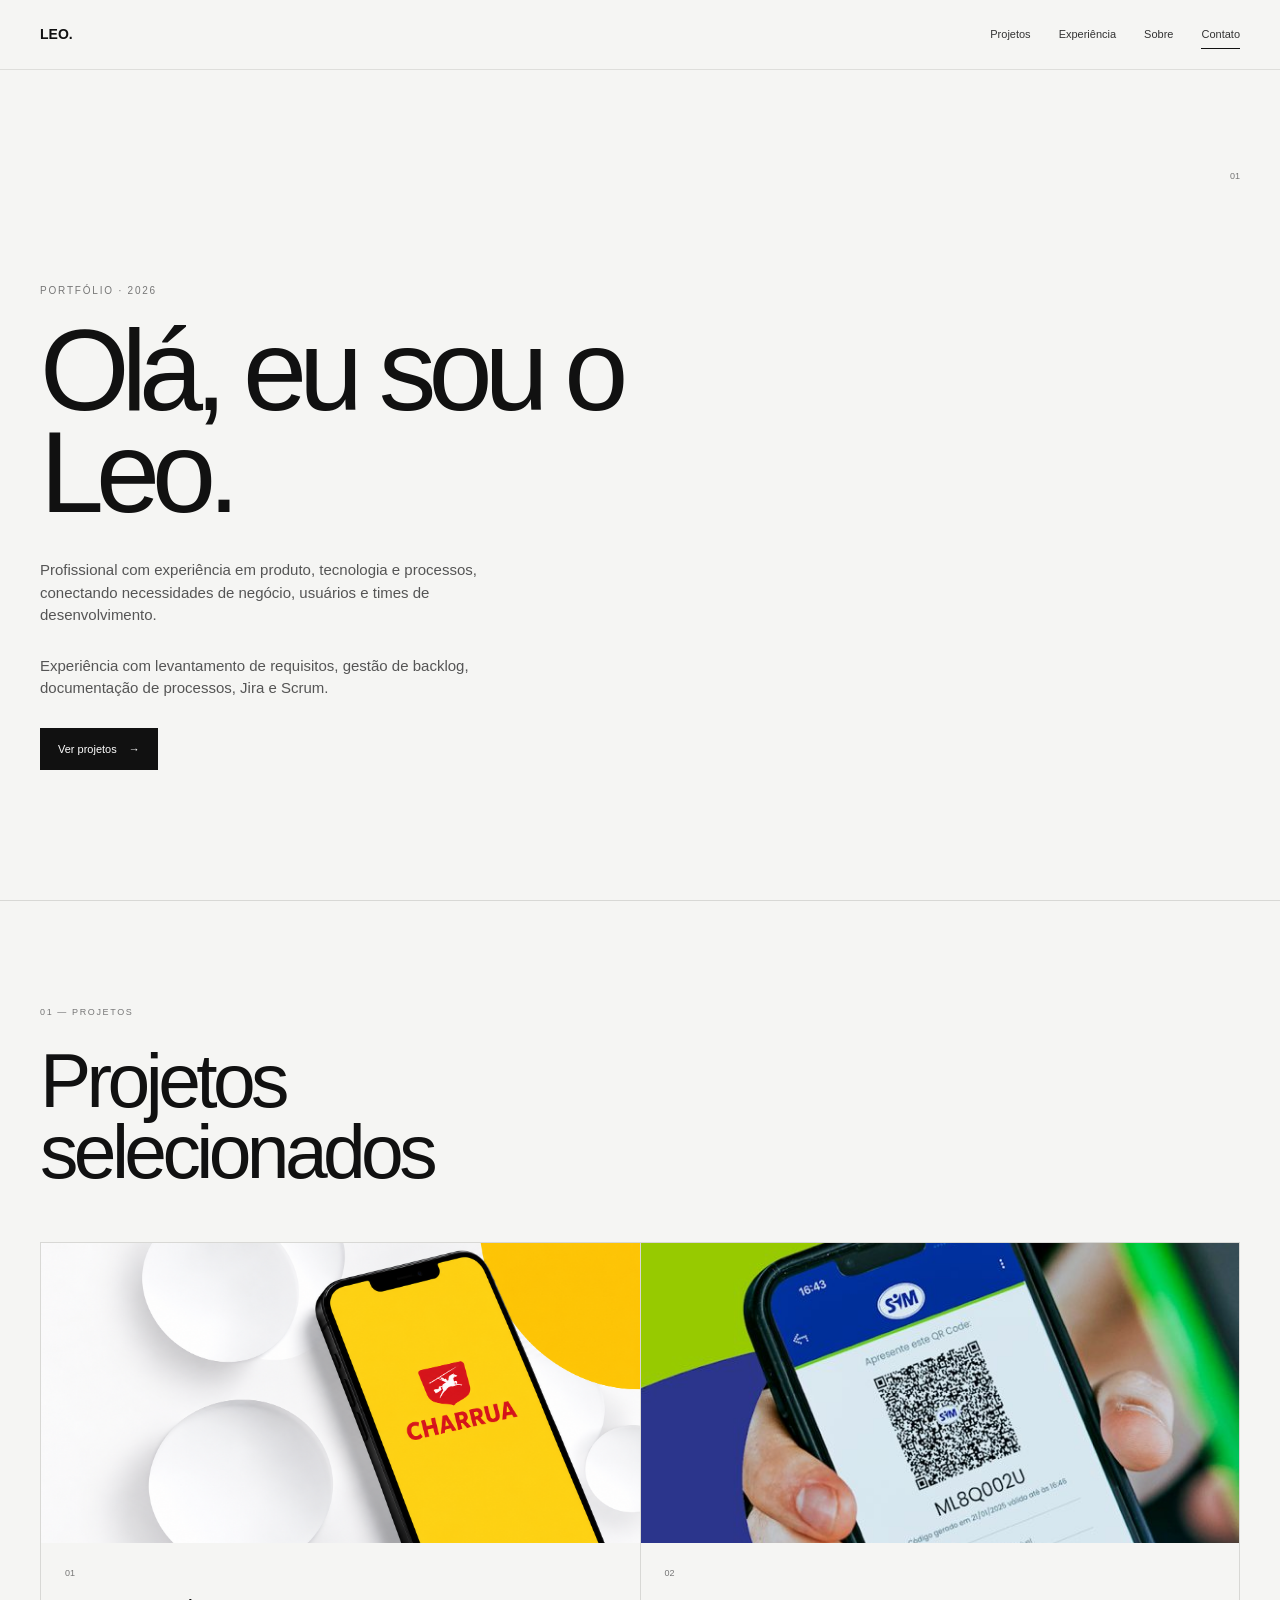
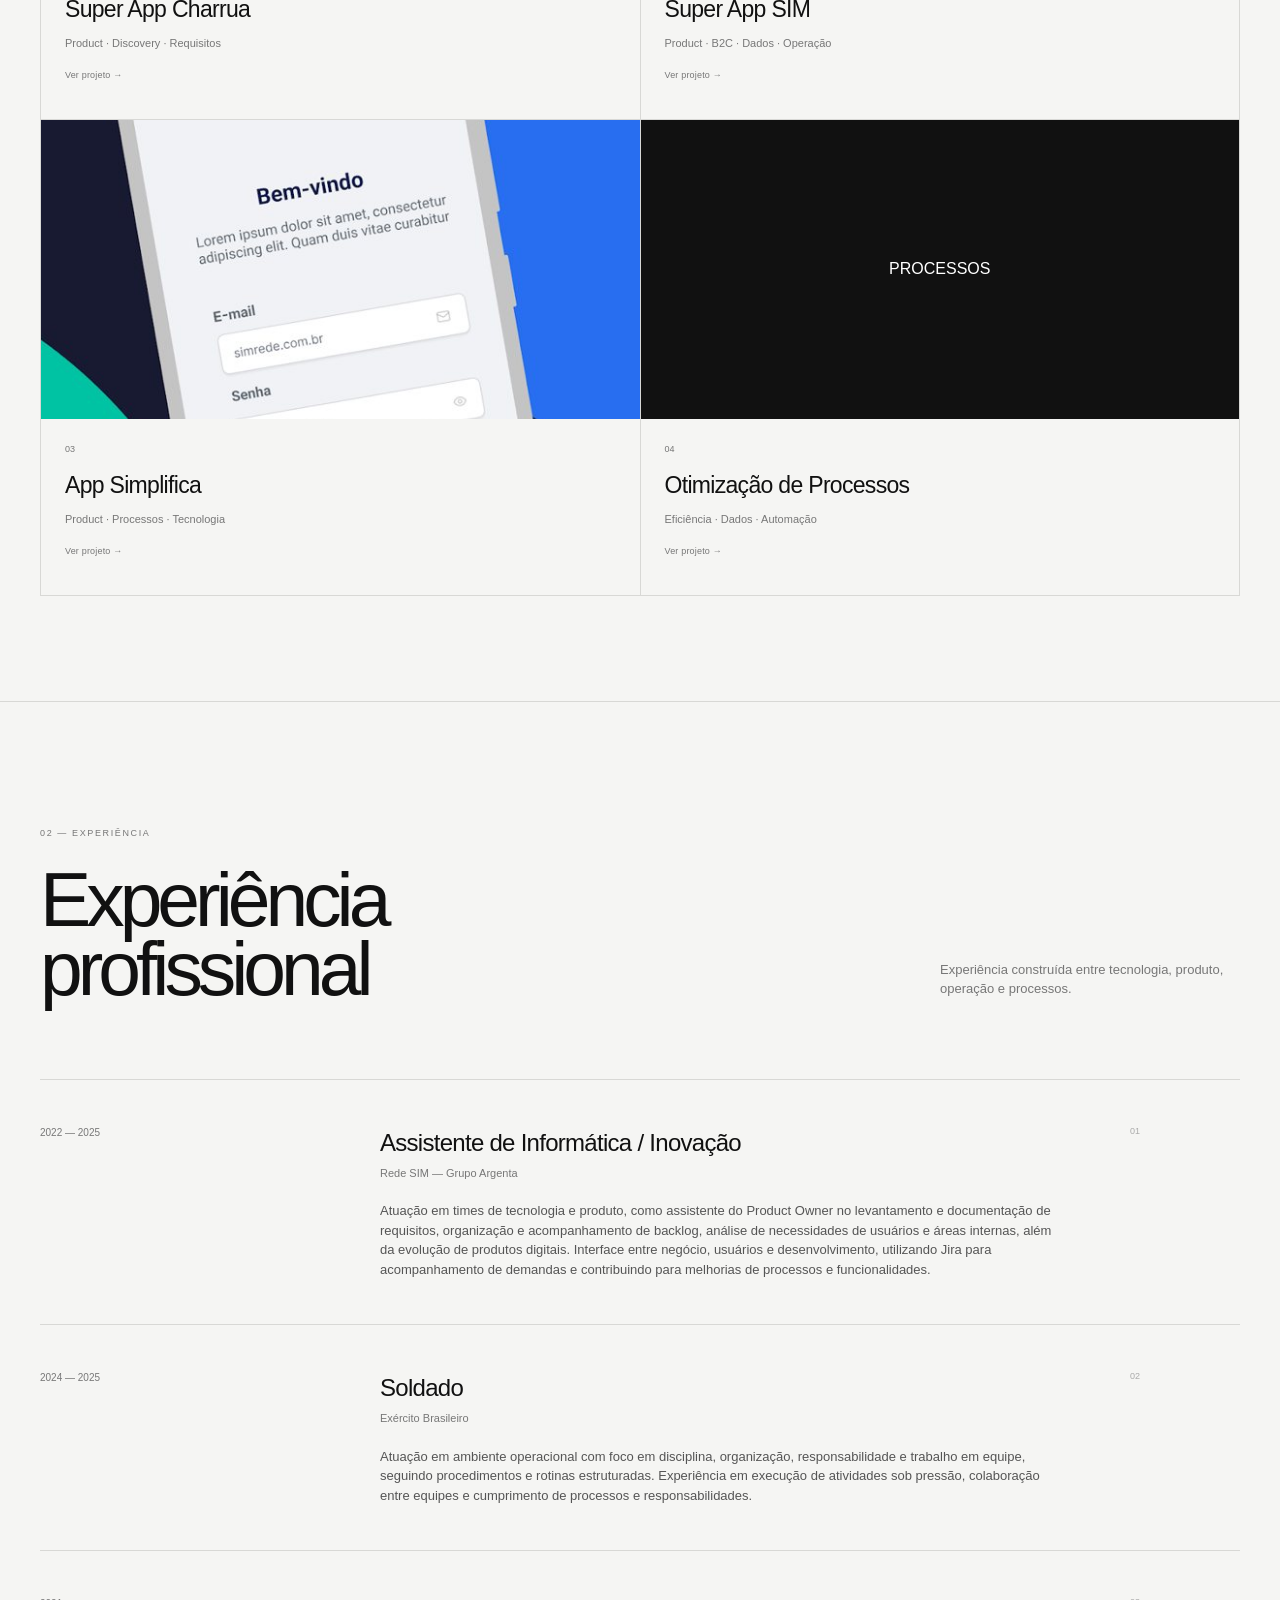
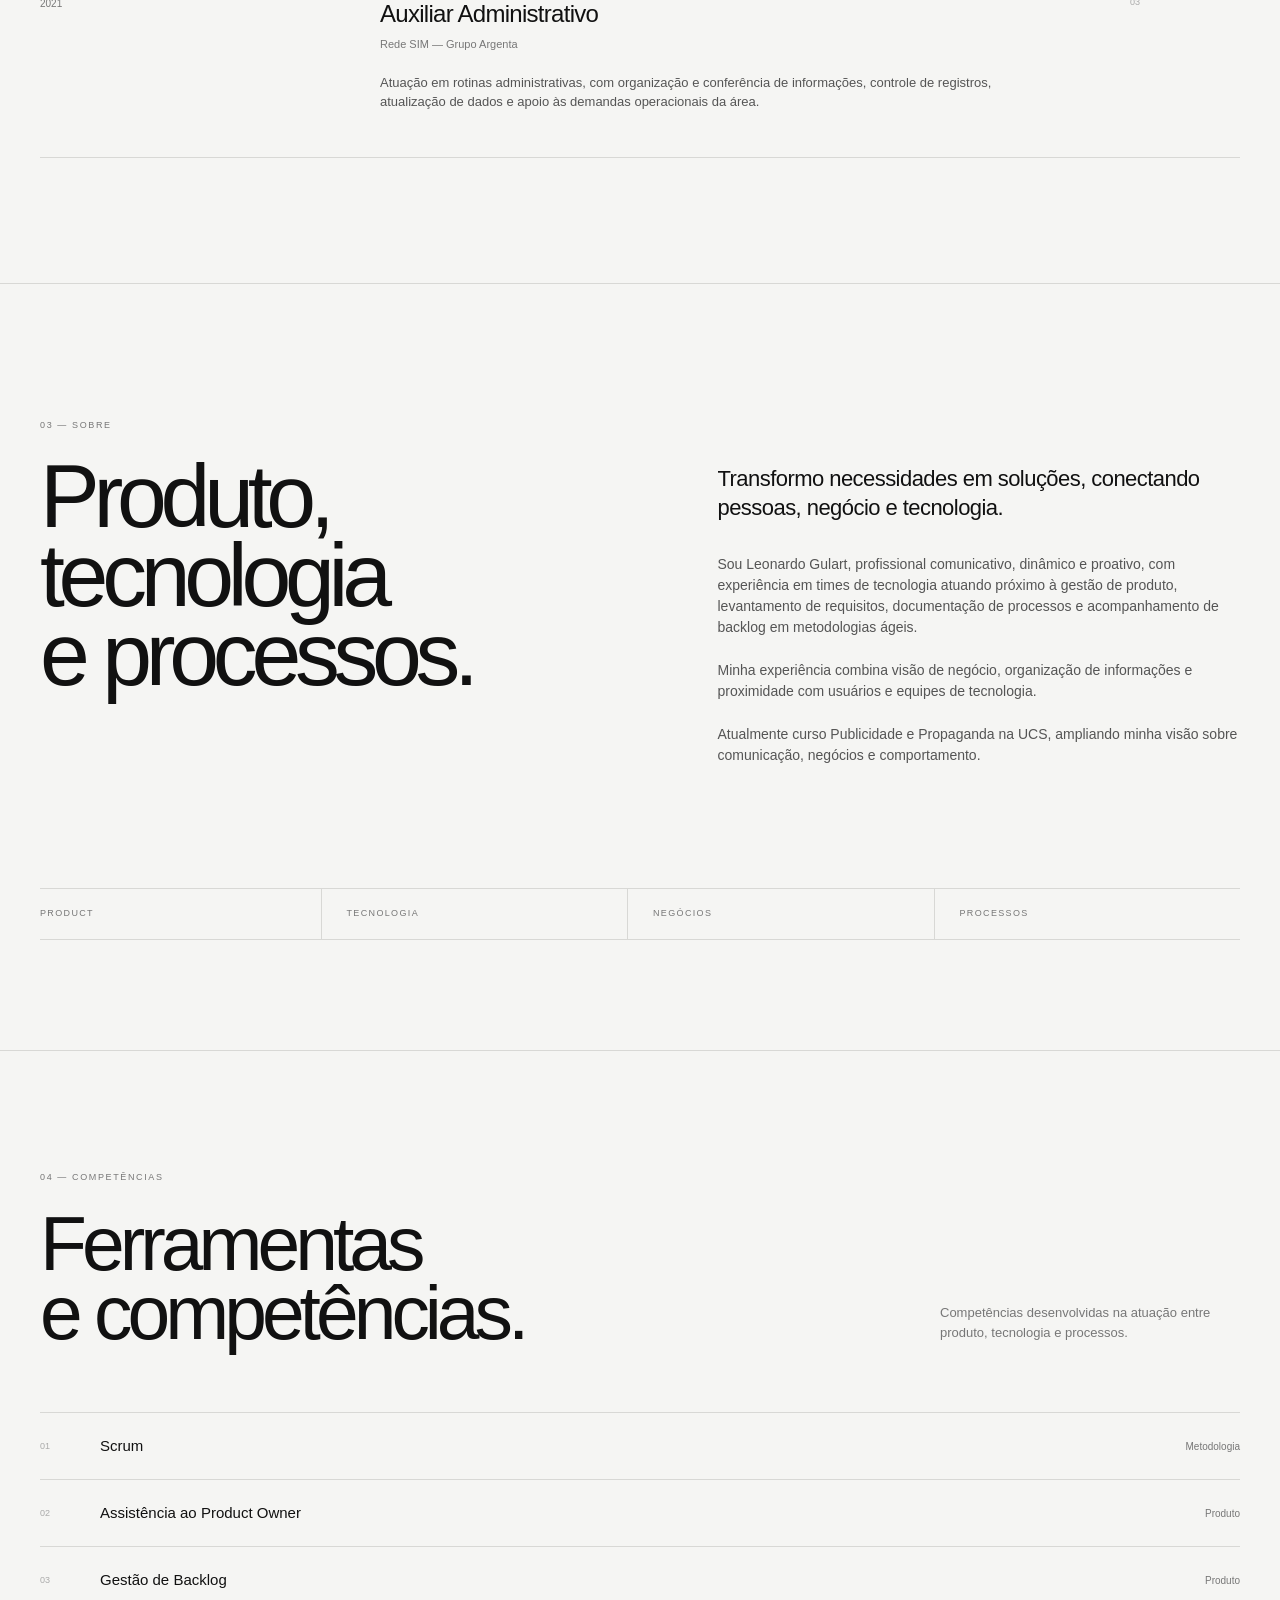
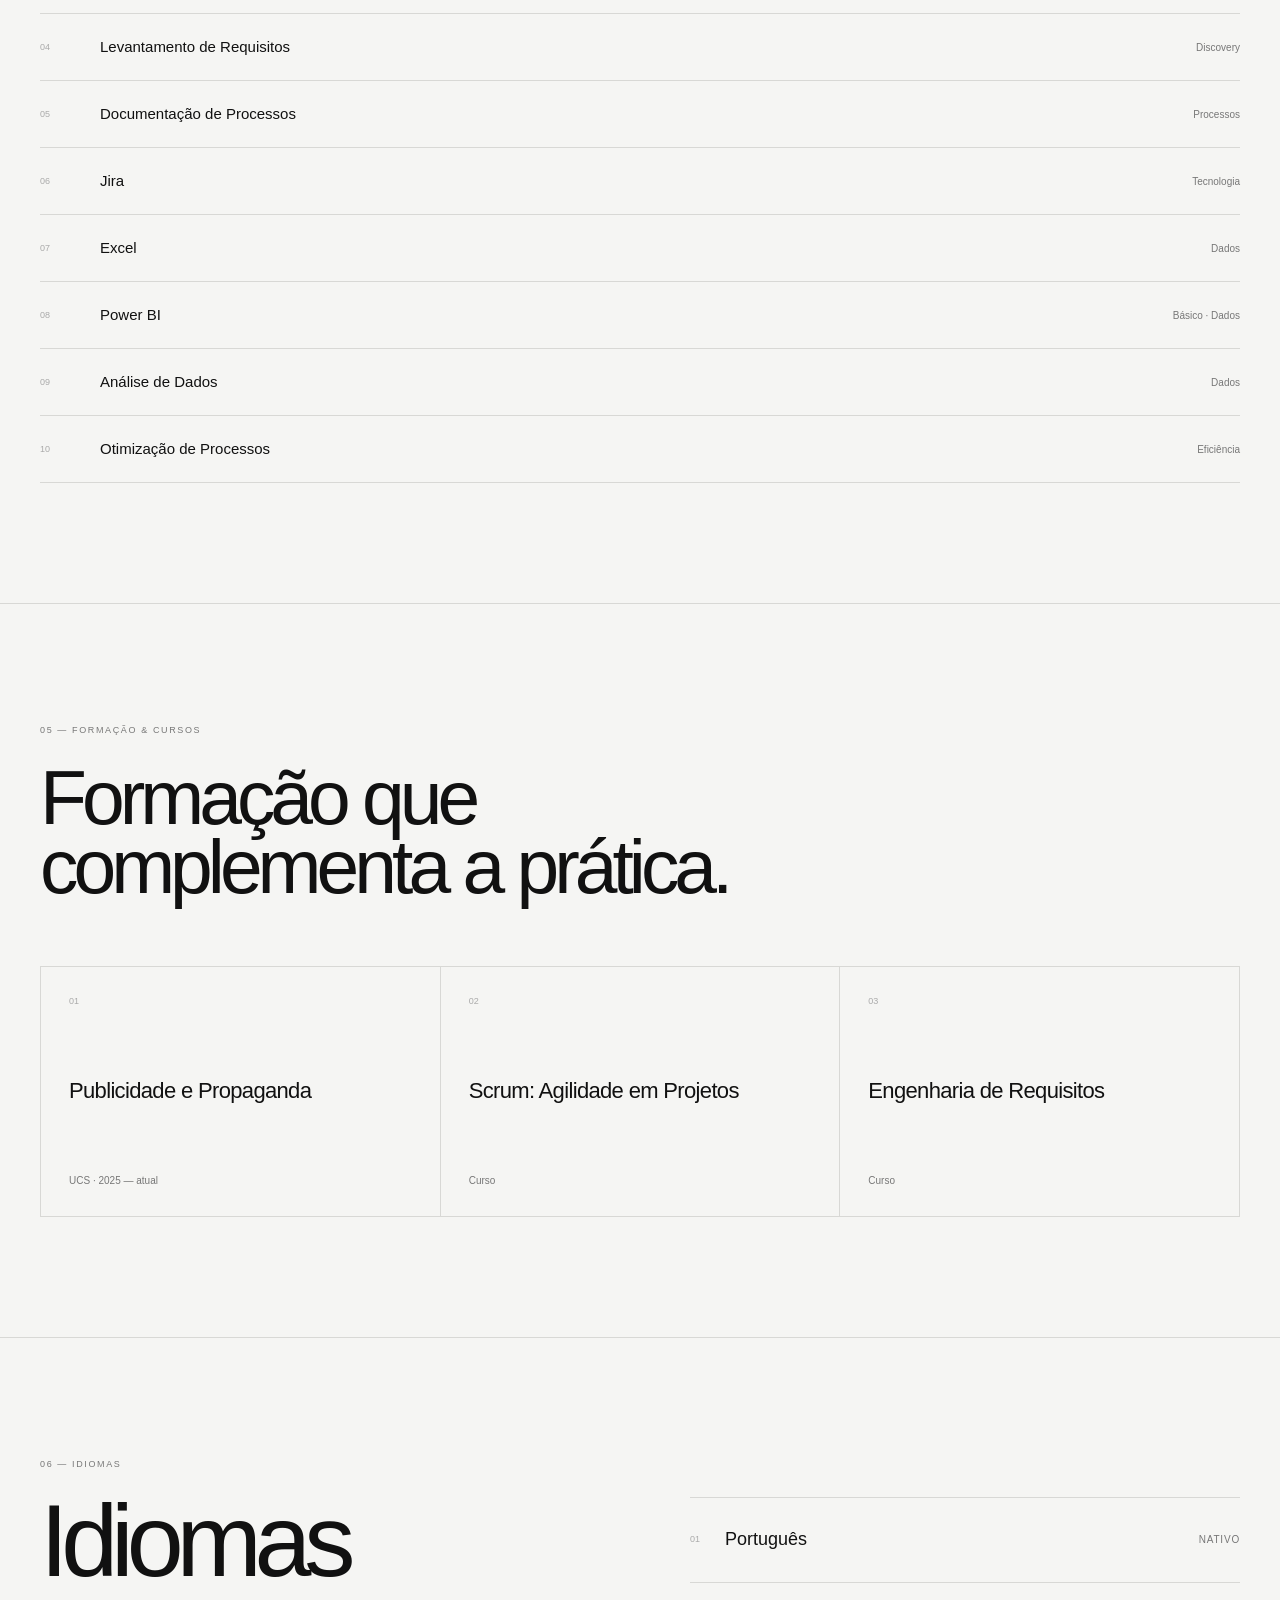
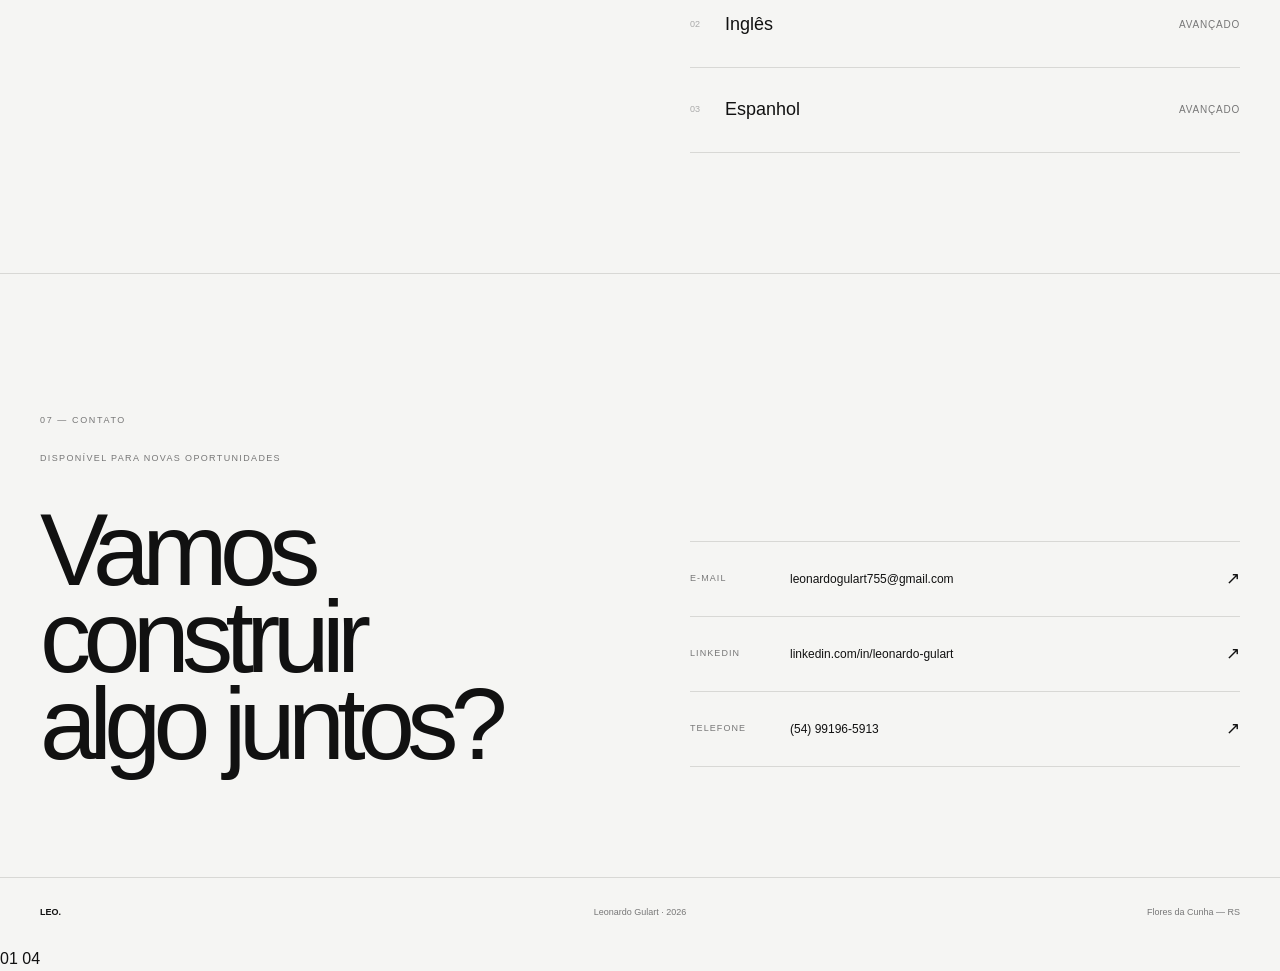
<file: index.html>
<!DOCTYPE html>
<html lang="pt-BR">

<head>
    <meta charset="UTF-8">
    <meta name="viewport" content="width=device-width, initial-scale=1.0">

    <title>Leonardo Gulart — Portfólio</title>

    <link rel="stylesheet" href="style.css">
</head>


<body>

    <!-- ==================================================
         NAVBAR
    ================================================== -->

    <header class="navbar">

        <a href="#topo" class="logo">
            LEO.
        </a>

        <nav>

            <a href="#projetos">
                Projetos
            </a>

            <a href="#experiencia">
                Experiência
            </a>

            <a href="#sobre">
                Sobre
            </a>

            <a href="#contato">
                Contato
            </a>

        </nav>

    </header>



    <main id="topo">


        <!-- ==================================================
             HERO
        ================================================== -->

        <section class="hero">

    <div class="hero-content">

        <div class="eyebrow">
            PORTFÓLIO · 2026
        </div>


        <h1>
            Olá, eu sou o<br>
            Leo.
        </h1>


        <p class="hero-description">
            Profissional com experiência em produto, tecnologia e processos,
            conectando necessidades de negócio, usuários e times de desenvolvimento.
        </p>

        <p class="hero-description">
            Experiência com levantamento de requisitos, gestão de backlog,
            documentação de processos, Jira e Scrum.
        </p>


        <a
            href="#projetos"
            class="button"
        >
            Ver projetos
            <span>→</span>
        </a>

    </div>


    <div class="hero-number">
        01
    </div>

</section>
        <!-- ==================================================
             PROJETOS
        ================================================== -->

        <section
            id="projetos"
            class="projects"
        >

            <div class="section-label">
                01 — PROJETOS
            </div>


            <h2>
                Projetos<br>
                selecionados
            </h2>


            <div class="projects-grid">


                <!-- CHARRUA -->

                <a
                    href="projeto.html?projeto=charrua"
                    class="project-card"
                >

                    <div class="project-image">

                        <img
                            src="images/appcharrua.jpg"
                            alt="Super App Charrua"
                        >

                        <span class="project-arrow">
                            ↗
                        </span>

                    </div>


                    <div class="project-info">

                        <span>
                            01
                        </span>

                        <h3>
                            Super App Charrua
                        </h3>

                        <p>
                            Product · Discovery · Requisitos
                        </p>
                         <span class="project-link">
        Ver projeto →
    </span>

                    </div>

                </a>



                <!-- SIM -->

                <a
                    href="projeto.html?projeto=sim"
                    class="project-card"
                >

                    <div class="project-image">

                        <img
                            src="images/appredesim.jpg"
                            alt="Super App SIM"
                        >

                        <span class="project-arrow">
                            ↗
                        </span>

                    </div>


                    <div class="project-info">

                        <span>
                            02
                        </span>

                        <h3>
                            Super App SIM
                        </h3>

                        <p>
                            Product · B2C · Dados · Operação
                        </p>
                         <span class="project-link">
        Ver projeto →
    </span>

                    </div>

                </a>



                <!-- SIMPLIFICA -->

                <a
                    href="projeto.html?projeto=simplifica"
                    class="project-card"
                >

                    <div class="project-image">

                        <img
                            src="images/appsimplifica.jpg"
                            alt="App Simplifica"
                        >

                        <span class="project-arrow">
                            ↗
                        </span>

                    </div>


                    <div class="project-info">

                        <span>
                            03
                        </span>

                        <h3>
                            App Simplifica
                        </h3>

                        <p>
                            Product · Processos · Tecnologia
                        </p>
                         <span class="project-link">
        Ver projeto →
    </span>

                    </div>

                </a>



                <!-- PROCESSOS -->

                <a
                    href="projeto.html?projeto=processos"
                    class="project-card"
                >

                    <div class="project-image process-image">

                        <span>
                            PROCESSOS
                        </span>

                        <span class="project-arrow">
                            ↗
                        </span>

                    </div>


                    <div class="project-info">

                        <span>
                            04
                        </span>

                        <h3>
                            Otimização de Processos
                        </h3>

                        <p>
                            Eficiência · Dados · Automação
                        </p>
                         <span class="project-link">
        Ver projeto →
    </span>

                    </div>

                </a>


            </div>

        </section>



        <!-- ==================================================
             EXPERIÊNCIA
        ================================================== -->

        <section
            id="experiencia"
            class="experience"
        >

            <div class="section-label">
                02 — EXPERIÊNCIA
            </div>


            <div class="experience-heading">

                <h2>
                    Experiência<br>
                    profissional
                </h2>

                <p>
                    Experiência construída entre tecnologia,
                    produto, operação e processos.
                </p>

            </div>



            <div class="experience-list">

                <!-- EXPERIÊNCIA 01 -->

                <article class="experience-item">

                    <div class="experience-year">
                        2022 — 2025
                    </div>

                    <div class="experience-content">

                        <div class="experience-number">
                            01
                        </div>

                        <h3>
                            Assistente de Informática / Inovação
                        </h3>

                        <div class="experience-company">
                            Rede SIM — Grupo Argenta
                        </div>

                        <p>
                            Atuação em times de tecnologia e produto,
                            como assistente do Product Owner no levantamento e
                            documentação de requisitos, organização e
                            acompanhamento de backlog, análise de
                            necessidades de usuários e áreas internas,
                            além da evolução de produtos digitais.
                            Interface entre negócio, usuários e
                            desenvolvimento, utilizando Jira para
                            acompanhamento de demandas e contribuindo
                            para melhorias de processos e funcionalidades.
                        </p>

                    </div>

                </article>


                <!-- EXPERIÊNCIA 02 -->

                <article class="experience-item">

                    <div class="experience-year">
                        2024 — 2025
                    </div>

                    <div class="experience-content">

                        <div class="experience-number">
                            02
                        </div>

                        <h3>
                            Soldado
                        </h3>

                        <div class="experience-company">
                            Exército Brasileiro
                        </div>

                        <p>
                            Atuação em ambiente operacional com foco em
                            disciplina, organização, responsabilidade e
                            trabalho em equipe, seguindo procedimentos e
                            rotinas estruturadas. Experiência em execução
                            de atividades sob pressão, colaboração entre
                            equipes e cumprimento de processos e
                            responsabilidades.
                        </p>

                    </div>

                </article>


                <!-- EXPERIÊNCIA 03 -->

                <article class="experience-item">

                    <div class="experience-year">
                        2021
                    </div>

                    <div class="experience-content">

                        <div class="experience-number">
                            03
                        </div>

                        <h3>
                            Auxiliar Administrativo
                        </h3>

                        <div class="experience-company">
                            Rede SIM — Grupo Argenta
                        </div>

                        <p>
                            Atuação em rotinas administrativas, com
                            organização e conferência de informações,
                            controle de registros, atualização de dados
                            e apoio às demandas operacionais da área.
                        </p>

                    </div>

                </article>


            </div>

        </section>

        <!-- ==================================================
             SOBRE
        ================================================== -->

        <section
            id="sobre"
            class="about"
        >

            <div class="section-label">
                03 — SOBRE
            </div>


            <div class="about-intro">

                <h2>
                    Produto,<br>
                    tecnologia<br>
                    e processos.
                </h2>


                <div class="about-description">

                    <p class="about-lead">
                        Transformo necessidades em soluções,
                        conectando pessoas, negócio e tecnologia.
                    </p>


                    <p>
                        Sou Leonardo Gulart, profissional comunicativo,
                        dinâmico e proativo, com experiência em times
                        de tecnologia atuando próximo à gestão de
                        produto, levantamento de requisitos,
                        documentação de processos e acompanhamento
                        de backlog em metodologias ágeis.
                    </p>


                    <p>
                        Minha experiência combina visão de negócio,
                        organização de informações e proximidade
                        com usuários e equipes de tecnologia.
                    </p>


                    <p>
                        Atualmente curso Publicidade e Propaganda
                        na UCS, ampliando minha visão sobre
                        comunicação, negócios e comportamento.
                    </p>

                </div>

            </div>


            <div class="about-keywords">

                <span>
                    PRODUCT
                </span>

                <span>
                    TECNOLOGIA
                </span>

                <span>
                    NEGÓCIOS
                </span>

                <span>
                    PROCESSOS
                </span>

            </div>

        </section>



        <!-- ==================================================
             COMPETÊNCIAS
        ================================================== -->

        <section
            class="skills"
        >

            <div class="section-label">
                04 — COMPETÊNCIAS
            </div>


            <div class="skills-heading">

                <h2>
                    Ferramentas<br>
                    e competências.
                </h2>

                <p>
                    Competências desenvolvidas na atuação
                    entre produto, tecnologia e processos.
                </p>

            </div>


            <div class="skills-list">


                <div class="skill-row">

                    <span>
                        01
                    </span>

                    <strong>
                        Scrum
                    </strong>

                    <small>
                        Metodologia
                    </small>

                </div>


                <div class="skill-row">

                    <span>
                        02
                    </span>

                    <strong>
                        Assistência ao Product Owner
                    </strong>

                    <small>
                        Produto
                    </small>

                </div>


                <div class="skill-row">

                    <span>
                        03
                    </span>

                    <strong>
                        Gestão de Backlog
                    </strong>

                    <small>
                        Produto
                    </small>

                </div>


                <div class="skill-row">

                    <span>
                        04
                    </span>

                    <strong>
                        Levantamento de Requisitos
                    </strong>

                    <small>
                        Discovery
                    </small>

                </div>


                <div class="skill-row">

                    <span>
                        05
                    </span>

                    <strong>
                        Documentação de Processos
                    </strong>

                    <small>
                        Processos
                    </small>

                </div>


                <div class="skill-row">

                    <span>
                        06
                    </span>

                    <strong>
                        Jira
                    </strong>

                    <small>
                        Tecnologia
                    </small>

                </div>


                <div class="skill-row">

                    <span>
                        07
                    </span>

                    <strong>
                        Excel
                    </strong>

                    <small>
                        Dados
                    </small>

                </div>


                <div class="skill-row">

                    <span>
                        08
                    </span>

                    <strong>
                        Power BI
                    </strong>

                    <small>
                        Básico · Dados
                    </small>

                </div>


                <div class="skill-row">

                    <span>
                        09
                    </span>

                    <strong>
                        Análise de Dados
                    </strong>

                    <small>
                        Dados
                    </small>

                </div>


                <div class="skill-row">

                    <span>
                        10
                    </span>

                    <strong>
                        Otimização de Processos
                    </strong>

                    <small>
                        Eficiência
                    </small>

                </div>


            </div>

        </section>

        <!-- ==================================================
             FORMAÇÃO
        ================================================== -->

        <section
            class="education"
        >

            <div class="section-label">
                05 — FORMAÇÃO & CURSOS
            </div>


            <div class="education-header">

                <h2>
                    Formação que<br>
                    complementa a prática.
                </h2>

            </div>


            <div class="education-grid">


                <article class="education-card">

                    <span class="education-number">
                        01
                    </span>

                    <h3>
                        Publicidade e Propaganda
                    </h3>

                    <p>
                        UCS · 2025 — atual
                    </p>

                </article>


                <article class="education-card">

                    <span class="education-number">
                        02
                    </span>

                    <h3>
                        Scrum: Agilidade em Projetos
                    </h3>

                    <p>
                        Curso
                    </p>

                </article>


                <article class="education-card">

                    <span class="education-number">
                        03
                    </span>

                    <h3>
                        Engenharia de Requisitos
                    </h3>

                    <p>
                        Curso
                    </p>

                </article>


            </div>

        </section>



        <!-- ==================================================
             IDIOMAS
        ================================================== -->

        <section
            class="languages"
        >

            <div class="section-label">
                06 — IDIOMAS
            </div>


            <div class="languages-layout">

                <h2>
                    Idiomas
                </h2>


                <div class="language-list">


                    <div class="language-item">

                        <div>

                            <span class="language-number">
                                01
                            </span>

                            <strong>
                                Português
                            </strong>

                        </div>

                        <span class="language-level">
                            Nativo
                        </span>

                    </div>



                    <div class="language-item">

                        <div>

                            <span class="language-number">
                                02
                            </span>

                            <strong>
                                Inglês
                            </strong>

                        </div>

                        <span class="language-level">
                            Avançado
                        </span>

                    </div>



                    <div class="language-item">

                        <div>

                            <span class="language-number">
                                03
                            </span>

                            <strong>
                                Espanhol
                            </strong>

                        </div>

                        <span class="language-level">
                            Avançado
                        </span>

                    </div>


                </div>

            </div>

        </section>



        <!-- ==================================================
             CONTATO
        ================================================== -->

        <section
            id="contato"
            class="contact"
        >

            <div class="section-label">
                07 — CONTATO
            </div>


            <div class="contact-main">

                <div>

                    <p class="contact-small">
                        DISPONÍVEL PARA NOVAS OPORTUNIDADES
                    </p>

                    <h2>
                        Vamos construir<br>
                        algo juntos?
                    </h2>

                </div>


                <div class="contact-links">


                    <a
                        href="mailto:leonardogulart755@gmail.com"
                    >

                        <span>
                            E-mail
                        </span>

                        leonardogulart755@gmail.com

                        <strong>
                            ↗
                        </strong>

                    </a>


                    <a
                        href="https://www.linkedin.com/in/leonardo-gulart/"
                        target="_blank"
                        rel="noopener"
                    >

                        <span>
                            LinkedIn
                        </span>

                        linkedin.com/in/leonardo-gulart

                        <strong>
                            ↗
                        </strong>

                    </a>


                    <a
                        href="tel:+5554991965913"
                    >

                        <span>
                            Telefone
                        </span>

                        (54) 99196-5913

                        <strong>
                            ↗
                        </strong>

                    </a>


                </div>

            </div>

        </section>


    </main>



    <!-- ==================================================
         FOOTER
    ================================================== -->

    <footer class="footer">

        <strong>
            LEO.
        </strong>

        <span>
            Leonardo Gulart · 2026
        </span>

        <span>
            Flores da Cunha — RS
        </span>

    </footer>



    <script src="script.js"></script>

</body>

</html>
</file>
<file: style.css>
* {
    margin: 0;
    padding: 0;
    box-sizing: border-box;
}

html {
    scroll-behavior: smooth;
}

body {
    font-family: Arial, Helvetica, sans-serif;
    background: #f5f5f3;
    color: #111;
    line-height: 1.5;
}

a {
    color: inherit;
}

img {
    max-width: 100%;
    display: block;
}


/* ==================================================
   NAVBAR
================================================== */

.navbar {
    height: 70px;

    display: flex;
    align-items: center;
    justify-content: space-between;

    padding: 0 40px;

    border-bottom: 1px solid #dededb;

    position: sticky;
    top: 0;

    background: rgba(245, 245, 243, 0.94);

    backdrop-filter: blur(12px);

    z-index: 100;
}

.logo {
    font-size: 14px;
    font-weight: 700;

    text-decoration: none;
}

.navbar nav {
    display: flex;
    gap: 28px;
}

.navbar nav a {
    font-size: 11px;

    text-decoration: none;

    color: #333;

    position: relative;

    transition: opacity .25s ease;
}

.navbar nav a::after {
    content: "";

    position: absolute;

    left: 0;
    bottom: -6px;

    width: 0;
    height: 1px;

    background: #111;

    transition: width .25s ease;
}

.navbar nav a:hover::after,
.navbar nav a.nav-active::after {
    width: 100%;
}

.navbar nav a:hover {
    opacity: .55;
}


/* ==================================================
   HERO
================================================== */

.hero {
    min-height: calc(100vh - 70px);

    padding: 40px;

    display: flex;
    align-items: flex-end;

    position: relative;
}

.hero-content {
    max-width: 760px;

    padding-bottom: 90px;

    animation:
        heroEnter .9s cubic-bezier(.2,.7,.2,1) both;
}

@keyframes heroEnter {

    from {
        opacity: 0;
        transform: translateY(35px);
    }

    to {
        opacity: 1;
        transform: translateY(0);
    }
}

.eyebrow {
    font-size: 10px;

    text-transform: uppercase;

    letter-spacing: .18em;

    color: #777;

    margin-bottom: 22px;
}

.hero h1 {
    font-size: clamp(70px, 9vw, 145px);

    line-height: .88;

    letter-spacing: -.07em;

    font-weight: 400;

    margin-bottom: 36px;
}

.hero-description {
    max-width: 500px;

    font-size: 15px;

    color: #555;

    margin-bottom: 28px;
}

.hero-number {
    position: absolute;

    right: 40px;
    top: 100px;

    font-size: 9px;

    color: #777;
}

.button {
    display: inline-flex;

    align-items: center;

    gap: 12px;

    padding: 13px 18px;

    background: #111;

    color: white;

    text-decoration: none;

    font-size: 11px;

    transition:
        transform .25s ease,
        padding .25s ease;
}

.button:hover {
    transform: translateX(4px);

    padding-right: 23px;
}


/* ==================================================
   LABELS
================================================== */

.section-label {
    font-size: 9px;

    text-transform: uppercase;

    letter-spacing: .18em;

    color: #777;

    margin-bottom: 25px;
}


/* ==================================================
   PROJETOS
================================================== */

.projects {
    padding: 105px 40px;

    border-top: 1px solid #d8d8d5;
}

.projects h2 {
    font-size: clamp(48px, 6vw, 82px);

    line-height: .93;

    font-weight: 400;

    letter-spacing: -.06em;

    margin-bottom: 55px;
}

.projects-grid {
    display: grid;

    grid-template-columns: repeat(2, 1fr);

    border-top: 1px solid #d8d8d5;

    border-left: 1px solid #d8d8d5;
}

.project-card {
    display: block;

    text-decoration: none;

    color: inherit;

    cursor: pointer;

    border-right: 1px solid #d8d8d5;

    border-bottom: 1px solid #d8d8d5;

    overflow: hidden;

    opacity: 1;

    transform: translateY(0);

    transition:
        background .3s ease;
}

.project-card:hover {
    background: #ecece9;
}

.project-image {
    position: relative;

    overflow: hidden;

    background: #e8e8e5;

    aspect-ratio: 16 / 8;
}

.project-image img {
    width: 100%;
    height: 100%;

    object-fit: cover;

    transition:
        transform .7s cubic-bezier(.2,.7,.2,1);
}

.project-card:hover .project-image img {
    transform:
        scale(1.055)
        rotate(.4deg);
}

.project-arrow {
    position: absolute;

    right: 20px;
    bottom: 20px;

    width: 44px;
    height: 44px;

    display: flex;

    align-items: center;
    justify-content: center;

    background: #111;

    color: white;

    border-radius: 50%;

    font-size: 18px;

    opacity: 0;

    transform:
        translateY(10px)
        rotate(-20deg);

    transition:
        opacity .3s ease,
        transform .35s ease;
}

.project-card:hover .project-arrow {
    opacity: 1;

    transform:
        translateY(0)
        rotate(0);
}

.project-info {
    padding: 24px;
}

.project-info span {
    display: block;

    font-size: 9px;

    color: #777;

    margin-bottom: 12px;
}

.project-info h3 {
    font-size: 23px;

    font-weight: 400;

    letter-spacing: -.03em;

    margin-bottom: 8px;

    transition: transform .3s ease;
}

.project-card:hover .project-info h3 {
    transform: translateX(5px);
}

.project-info p {
    font-size: 11px;

    color: #777;
}

.project-link {
    display: inline-block;
    margin-top: 18px;

    font-size: 11px;
    font-weight: 500;
    letter-spacing: .02em;

    color: #111;
    text-decoration: none;

    transition: transform .3s ease;
}

.project-card:hover .project-link {
    transform: translateX(5px);
}

.process-image {
    background: #111;

    color: white;

    display: flex;

    align-items: center;
    justify-content: center;
}


/* ==================================================
   EXPERIÊNCIA
================================================== */

.experience {
    padding: 125px 40px;

    border-top: 1px solid #d8d8d5;
}

.experience-heading {
    display: grid;

    grid-template-columns: 1fr 300px;

    gap: 60px;

    align-items: end;

    margin-bottom: 75px;
}

.experience h2 {
    font-size: clamp(50px, 6vw, 90px);

    line-height: .9;

    font-weight: 400;

    letter-spacing: -.065em;
}

.experience-heading > p {
    font-size: 13px;

    color: #777;

    padding-bottom: 5px;
}

.experience-list {
    border-top: 1px solid #d8d8d5;
}

.experience-item {
    display: grid;

    grid-template-columns: 25% 1fr;

    gap: 40px;

    padding: 45px 0;

    border-bottom: 1px solid #d8d8d5;
}

.experience-year {
    font-size: 10px;

    color: #777;
}

.experience-content {
    max-width: 760px;

    position: relative;
}

.experience-number {
    position: absolute;

    right: 0;
    top: 0;

    font-size: 9px;

    color: #aaa;
}

.experience-content h3 {
    font-size: 24px;

    font-weight: 400;

    letter-spacing: -.03em;

    margin-bottom: 4px;

    padding-right: 50px;
}

.experience-company {
    font-size: 11px;

    color: #777;

    margin-bottom: 20px;
}

.experience-content p {
    max-width: 680px;

    font-size: 13px;

    color: #555;
}


/* ==================================================
   SOBRE
================================================== */

.about {
    padding: 135px 40px 110px;

    border-top: 1px solid #d8d8d5;
}

.about-intro {
    display: grid;

    grid-template-columns: 1.05fr .95fr;

    gap: 100px;

    align-items: start;
}

.about h2 {
    font-size: clamp(55px, 7vw, 105px);

    line-height: .88;

    font-weight: 400;

    letter-spacing: -.07em;
}

.about-description {
    max-width: 570px;

    padding-top: 8px;
}

.about-description p {
    font-size: 14px;

    color: #555;

    margin-bottom: 22px;
}

.about-description .about-lead {
    font-size: 22px;

    line-height: 1.3;

    color: #111;

    letter-spacing: -.025em;

    margin-bottom: 32px;
}

.about-keywords {
    display: flex;

    flex-wrap: wrap;

    gap: 0;

    margin-top: 100px;

    border-top: 1px solid #d8d8d5;

    border-bottom: 1px solid #d8d8d5;
}

.about-keywords span {
    flex: 1;

    min-width: 150px;

    padding: 18px 0;

    font-size: 9px;

    letter-spacing: .15em;

    color: #777;
}

.about-keywords span + span {
    border-left: 1px solid #d8d8d5;

    padding-left: 25px;
}


/* ==================================================
   COMPETÊNCIAS
================================================== */

.skills {
    padding: 120px 40px;

    border-top: 1px solid #d8d8d5;
}

.skills-heading {
    display: grid;

    grid-template-columns: 1fr 300px;

    gap: 60px;

    align-items: end;

    margin-bottom: 65px;
}

.skills h2 {
    font-size: clamp(50px, 6vw, 90px);

    line-height: .9;

    font-weight: 400;

    letter-spacing: -.065em;
}

.skills-heading p {
    font-size: 13px;

    color: #777;

    padding-bottom: 5px;
}

.skills-list {
    border-top: 1px solid #d8d8d5;
}

.skill-row {
    display: grid;

    grid-template-columns: 60px 1fr 160px;

    align-items: center;

    min-height: 67px;

    border-bottom: 1px solid #d8d8d5;

    transition:
        padding .3s ease,
        background .3s ease;
}

.skill-row:hover {
    background: #ecece9;

    padding-left: 15px;

    padding-right: 15px;
}

.skill-row > span {
    font-size: 9px;

    color: #aaa;
}

.skill-row strong {
    font-size: 15px;

    font-weight: 400;
}

.skill-row small {
    font-size: 10px;

    color: #777;

    text-align: right;
}


/* ==================================================
   FORMAÇÃO
================================================== */

.education {
    padding: 120px 40px;

    border-top: 1px solid #d8d8d5;
}

.education-header {
    margin-bottom: 65px;
}

.education-header h2 {
    font-size: clamp(50px, 6vw, 90px);

    line-height: .9;

    font-weight: 400;

    letter-spacing: -.065em;
}

.education-grid {
    display: grid;

    grid-template-columns: repeat(3, 1fr);

    border-top: 1px solid #d8d8d5;

    border-left: 1px solid #d8d8d5;
}

.education-card {
    min-height: 250px;

    padding: 28px;

    border-right: 1px solid #d8d8d5;

    border-bottom: 1px solid #d8d8d5;

    display: flex;

    flex-direction: column;

    justify-content: space-between;

    transition:
        background .3s ease;
}

.education-card:hover {
    background: #ecece9;
}

.education-number {
    font-size: 9px;

    color: #aaa;
}

.education-card h3 {
    font-size: 22px;

    line-height: 1.1;

    font-weight: 400;

    letter-spacing: -.03em;

    max-width: 300px;
}

.education-card p {
    font-size: 10px;

    color: #777;
}


/* ==================================================
   IDIOMAS
================================================== */

.languages {
    padding: 120px 40px;

    border-top: 1px solid #d8d8d5;
}

.languages-layout {
    display: grid;

    grid-template-columns: 1fr 1fr;

    gap: 100px;
}

.languages h2 {
    font-size: clamp(60px, 8vw, 120px);

    font-weight: 400;

    line-height: .85;

    letter-spacing: -.07em;
}

.language-list {
    border-top: 1px solid #d8d8d5;
}

.language-item {
    min-height: 85px;

    display: flex;

    justify-content: space-between;

    align-items: center;

    border-bottom: 1px solid #d8d8d5;
}

.language-item > div {
    display: flex;

    align-items: center;

    gap: 25px;
}

.language-number {
    font-size: 9px;

    color: #aaa;
}

.language-item strong {
    font-size: 18px;

    font-weight: 400;
}

.language-level {
    font-size: 10px;

    color: #777;

    text-transform: uppercase;

    letter-spacing: .08em;
}


/* ==================================================
   CONTATO
================================================== */

.contact {
    padding: 140px 40px 110px;

    border-top: 1px solid #d8d8d5;
}

.contact-main {
    display: grid;

    grid-template-columns: 1fr 1fr;

    gap: 100px;
}

.contact-small {
    font-size: 9px;

    letter-spacing: .15em;

    color: #777;

    margin-bottom: 40px;
}

.contact h2 {
    font-size: clamp(60px, 8vw, 125px);

    line-height: .85;

    font-weight: 400;

    letter-spacing: -.075em;
}

.contact-links {
    align-self: end;

    border-top: 1px solid #d8d8d5;
}

.contact-links a {
    min-height: 75px;

    display: grid;

    grid-template-columns: 100px 1fr 30px;

    align-items: center;

    border-bottom: 1px solid #d8d8d5;

    text-decoration: none;

    font-size: 12px;

    transition:
        padding .3s ease,
        background .3s ease;
}

.contact-links a:hover {
    padding-left: 15px;

    background: #ecece9;
}

.contact-links a span {
    font-size: 9px;

    text-transform: uppercase;

    letter-spacing: .12em;

    color: #777;
}

.contact-links a strong {
    text-align: right;

    font-weight: 400;

    font-size: 17px;
}


/* ==================================================
   FOOTER
================================================== */

.footer {
    padding: 28px 40px;

    border-top: 1px solid #d8d8d5;

    display: grid;

    grid-template-columns: 1fr 1fr 1fr;

    font-size: 9px;

    color: #777;
}

.footer strong {
    color: #111;
}

.footer span:nth-child(2) {
    text-align: center;
}

.footer span:last-child {
    text-align: right;
}


/* ==================================================
   RESPONSIVO
================================================== */

@media (max-width: 900px) {

    .about-intro,
    .languages-layout,
    .contact-main {
        grid-template-columns: 1fr;

        gap: 55px;
    }

    .experience-heading,
    .skills-heading {
        grid-template-columns: 1fr;

        gap: 25px;
    }

    .education-grid {
        grid-template-columns: 1fr;
    }

    .education-card {
        min-height: 190px;
    }

}


/* ==================================================
   MOBILE
================================================== */

@media (max-width: 700px) {

    .navbar {
        height: 62px;

        padding: 0 20px;
    }

    .navbar nav {
        gap: 13px;
    }

    .navbar nav a {
        font-size: 9px;
    }


    /* HERO */

    .hero {
        min-height: calc(100vh - 62px);

        padding: 25px 20px;
    }

    .hero-content {
        padding-bottom: 50px;
    }

    .hero h1 {
        font-size: 18vw;

        margin-bottom: 30px;
    }

    .hero-description {
        font-size: 14px;

        max-width: 330px;
    }

    .hero-number {
        right: 20px;

        top: 90px;
    }


    /* SEÇÕES */

    .projects,
    .experience,
    .about,
    .skills,
    .education,
    .languages,
    .contact {
        padding-left: 20px;

        padding-right: 20px;
    }


    /* PROJETOS */

    .projects {
        padding-top: 75px;

        padding-bottom: 75px;
    }

    .projects-grid {
        grid-template-columns: 1fr;
    }

    .project-image {
        aspect-ratio: auto;
    }

    .project-image img {
        width: 100%;

        height: auto;

        object-fit: contain;
    }

    .project-arrow {
        opacity: 1;

        transform:
            translateY(0)
            rotate(0);

        width: 38px;
        height: 38px;

        right: 14px;
        bottom: 14px;
    }


    /* EXPERIÊNCIA */

    .experience {
        padding-top: 90px;

        padding-bottom: 90px;
    }

    .experience-heading {
        margin-bottom: 50px;
    }

    .experience-item {
        grid-template-columns: 1fr;

        gap: 15px;

        padding: 35px 0;
    }

    .experience-content h3 {
        font-size: 21px;
    }

    .experience-number {
        position: static;

        margin-bottom: 18px;
    }


    /* SOBRE */

    .about {
        padding-top: 95px;

        padding-bottom: 80px;
    }

    .about h2 {
        font-size: 18vw;
    }

    .about-description .about-lead {
        font-size: 20px;
    }

    .about-keywords {
        margin-top: 65px;
    }

    .about-keywords span {
        flex: 1 1 50%;

        min-width: 50%;
    }

    .about-keywords span + span {
        border-left: none;

        padding-left: 0;
    }


    /* COMPETÊNCIAS */

    .skills {
        padding-top: 90px;

        padding-bottom: 90px;
    }

    .skill-row {
        grid-template-columns: 40px 1fr 90px;

        min-height: 63px;
    }

    .skill-row strong {
        font-size: 13px;
    }

    .skill-row small {
        font-size: 8px;
    }


    /* FORMAÇÃO */

    .education {
        padding-top: 90px;

        padding-bottom: 90px;
    }

    .education-card {
        min-height: 190px;

        padding: 22px;
    }

    .education-card h3 {
        font-size: 20px;
    }


    /* IDIOMAS */

    .languages {
        padding-top: 90px;

        padding-bottom: 90px;
    }

    .languages h2 {
        font-size: 18vw;
    }

    .language-item {
        min-height: 75px;
    }

    .language-item strong {
        font-size: 16px;
    }


    /* CONTATO */

    .contact {
        padding-top: 100px;

        padding-bottom: 90px;
    }

    .contact h2 {
        font-size: 17vw;
    }

    .contact-main {
        gap: 60px;
    }

    .contact-links a {
        grid-template-columns: 70px 1fr 20px;

        font-size: 10px;
    }


    /* FOOTER */

    .footer {
        padding: 25px 20px;

        grid-template-columns: 1fr;

        gap: 8px;
    }

    .footer span:nth-child(2),
    .footer span:last-child {
        text-align: left;
    }

}


/* ==================================================
   MOBILE PEQUENO
================================================== */

@media (max-width: 420px) {

    .navbar nav {
        gap: 9px;
    }

    .navbar nav a {
        font-size: 8px;
    }

    .hero h1 {
        font-size: 17vw;
    }

    .projects h2,
    .experience h2,
    .skills h2,
    .education-header h2 {
        font-size: 14vw;
    }

    .about h2,
    .languages h2,
    .contact h2 {
        font-size: 17vw;
    }

}
/* ==================================================
   PÁGINA DE PROJETO — CARROSSEL E CASE
================================================== */

.case-hero {
    padding: 115px 40px 90px;
    border-bottom: 1px solid #d8d8d5;
}

.case-label {
    font-size: 9px;
    text-transform: uppercase;
    letter-spacing: .18em;
    color: #777;
    margin-bottom: 55px;
}

.case-hero-grid {
    display: grid;
    grid-template-columns: 1.15fr .85fr;
    gap: 100px;
    align-items: end;
}

.case-hero h1 {
    font-size: clamp(65px, 9vw, 145px);
    line-height: .86;
    font-weight: 400;
    letter-spacing: -.075em;
    max-width: 1000px;
}

.case-intro {
    max-width: 520px;
    padding-bottom: 8px;
}

.case-category {
    font-size: 9px !important;
    text-transform: uppercase;
    letter-spacing: .14em;
    color: #777 !important;
    margin-bottom: 22px !important;
}

.case-intro p {
    font-size: 14px;
    line-height: 1.65;
    color: #555;
}

.case-gallery {
    padding: 80px 40px 0;
}

.carousel {
    position: relative;
    display: grid;
    grid-template-columns: 52px minmax(0, 1fr) 52px;
    align-items: center;
    gap: 20px;
}

.carousel-window {
    overflow: hidden;
    background: #e8e8e5;
    width: 100%;
}

.carousel-track {
    display: flex;
    width: 100%;
    transition: transform .55s cubic-bezier(.2,.7,.2,1);
    will-change: transform;
}

.carousel-slide {
    flex: 0 0 100%;
    width: 100%;
    background: #e8e8e5;
}

.carousel-slide img {
    width: 100%;
    max-height: 680px;
    height: min(68vh, 680px);
    object-fit: contain;
    background: #e8e8e5;
}

.carousel-button {
    width: 52px;
    height: 52px;
    border: 1px solid #d0d0cc;
    background: #f5f5f3;
    color: #111;
    border-radius: 50%;
    cursor: pointer;
    font-size: 18px;
    display: flex;
    align-items: center;
    justify-content: center;
    transition: background .25s ease, color .25s ease, transform .25s ease;
}

.carousel-button:hover {
    background: #111;
    color: #fff;
    transform: scale(1.05);
}

.carousel-footer {
    display: flex;
    align-items: center;
    justify-content: space-between;
    padding: 18px 0 0;
}

.carousel-dots {
    display: flex;
    align-items: center;
    gap: 7px;
}

.carousel-dot {
    width: 6px;
    height: 6px;
    padding: 0;
    border: 0;
    border-radius: 50%;
    background: #c7c7c3;
    cursor: pointer;
    transition: transform .25s ease, background .25s ease;
}

.carousel-dot.active {
    background: #111;
    transform: scale(1.45);
}

.carousel-counter {
    font-size: 9px;
    letter-spacing: .12em;
    color: #777;
}

.carousel-counter .current-slide {
    color: #111;
}

.carousel-caption {
    font-size: 10px;
    color: #777;
    margin-top: 13px;
}

.case-content {
    padding: 120px 40px 40px;
}

.case-section {
    display: grid;
    grid-template-columns: 25% 1fr;
    gap: 40px;
    padding: 55px 0;
    border-top: 1px solid #d8d8d5;
}

.case-section:last-child {
    border-bottom: 1px solid #d8d8d5;
}

.case-section-label {
    font-size: 9px;
    text-transform: uppercase;
    letter-spacing: .18em;
    color: #777;
}

.case-section-content {
    max-width: 780px;
}

.case-section-content h2 {
    font-size: clamp(30px, 4vw, 52px);
    line-height: .95;
    font-weight: 400;
    letter-spacing: -.055em;
    margin-bottom: 28px;
}

.case-section-content p {
    max-width: 720px;
    font-size: 14px;
    line-height: 1.75;
    color: #555;
}

.role-list {
    list-style: none;
    border-top: 1px solid #d8d8d5;
}

.role-list li {
    position: relative;
    padding: 18px 0 18px 28px;
    border-bottom: 1px solid #d8d8d5;
    font-size: 13px;
    color: #555;
}

.role-list li::before {
    content: "";
    position: absolute;
    left: 2px;
    top: 27px;
    width: 5px;
    height: 5px;
    border-radius: 50%;
    background: #111;
}

.process-grid {
    display: grid;
    grid-template-columns: repeat(4, 1fr);
    border-top: 1px solid #d8d8d5;
    border-left: 1px solid #d8d8d5;
}

.process-step {
    min-height: 170px;
    padding: 22px;
    border-right: 1px solid #d8d8d5;
    border-bottom: 1px solid #d8d8d5;
    display: flex;
    flex-direction: column;
    justify-content: space-between;
    transition: background .25s ease;
}

.process-step:hover {
    background: #ecece9;
}

.process-step span {
    font-size: 9px;
    color: #aaa;
}

.process-step strong {
    font-size: 15px;
    font-weight: 400;
    line-height: 1.2;
}

.case-end {
    padding: 150px 40px 125px;
    border-top: 1px solid #d8d8d5;
}

.case-end-number {
    font-size: 9px;
    color: #aaa;
    margin-bottom: 25px;
}

.case-end h2 {
    max-width: 850px;
    font-size: clamp(55px, 8vw, 120px);
    line-height: .86;
    font-weight: 400;
    letter-spacing: -.075em;
    margin-bottom: 55px;
}

.back-projects {
    display: inline-flex;
    align-items: center;
    gap: 12px;
    font-size: 11px;
    text-decoration: none;
    border-bottom: 1px solid #111;
    padding-bottom: 6px;
    transition: opacity .25s ease, gap .25s ease;
}

.back-projects:hover {
    gap: 18px;
    opacity: .55;
}

.project-navigation {
    display: grid;
    grid-template-columns: 1fr 1fr;
    border-top: 1px solid #d8d8d5;
}

.project-nav-item {
    min-height: 150px;
    padding: 30px 40px;
    display: flex;
    flex-direction: column;
    justify-content: space-between;
    text-decoration: none;
    color: inherit;
    border-right: 1px solid #d8d8d5;
    transition: background .25s ease;
}

.project-nav-item:last-child {
    border-right: none;
    text-align: right;
}

.project-nav-item:hover {
    background: #ecece9;
}

.project-nav-item span {
    font-size: 9px;
    text-transform: uppercase;
    letter-spacing: .14em;
    color: #777;
}

.project-nav-item strong {
    font-size: 21px;
    font-weight: 400;
    letter-spacing: -.03em;
}

@media (max-width: 900px) {
    .case-hero-grid {
        grid-template-columns: 1fr;
        gap: 45px;
    }

    .case-hero h1 {
        max-width: 800px;
    }

    .case-section {
        grid-template-columns: 1fr;
        gap: 25px;
    }

    .process-grid {
        grid-template-columns: repeat(2, 1fr);
    }
}

@media (max-width: 700px) {
    .case-hero {
        padding: 80px 20px 65px;
    }

    .case-label {
        margin-bottom: 40px;
    }

    .case-hero h1 {
        font-size: 18vw;
    }

    .case-intro p {
        font-size: 13px;
    }

    .case-gallery {
        padding: 50px 20px 0;
    }

    .carousel {
        display: block;
    }

    .carousel-window {
        width: 100%;
    }

    .carousel-slide img {
        height: auto;
        max-height: none;
        min-height: 300px;
        object-fit: contain;
    }

    .carousel-button {
        position: absolute;
        z-index: 2;
        top: 50%;
        width: 38px;
        height: 38px;
        font-size: 15px;
        transform: translateY(-50%);
    }

    .carousel-button:hover {
        transform: translateY(-50%);
    }

    .carousel-prev {
        left: 12px;
    }

    .carousel-next {
        right: 12px;
    }

    .carousel-footer {
        padding-top: 15px;
    }

    .case-content {
        padding: 85px 20px 25px;
    }

    .case-section {
        padding: 38px 0;
        gap: 20px;
    }

    .case-section-content h2 {
        font-size: 31px;
        margin-bottom: 22px;
    }

    .case-section-content p,
    .role-list li {
        font-size: 12px;
    }

    .process-grid {
        grid-template-columns: 1fr 1fr;
    }

    .process-step {
        min-height: 135px;
        padding: 18px;
    }

    .process-step strong {
        font-size: 13px;
    }

    .case-end {
        padding: 100px 20px 90px;
    }

    .case-end h2 {
        font-size: 17vw;
        margin-bottom: 45px;
    }

    .project-navigation {
        grid-template-columns: 1fr;
    }

    .project-nav-item,
    .project-nav-item:last-child {
        min-height: 125px;
        padding: 25px 20px;
        text-align: left;
    }

    .project-nav-item:first-child {
        border-right: none;
    }
}

@media (max-width: 420px) {
    .case-hero h1,
    .case-end h2 {
        font-size: 17vw;
    }

    .process-grid {
        grid-template-columns: 1fr;
    }
}
</file>
